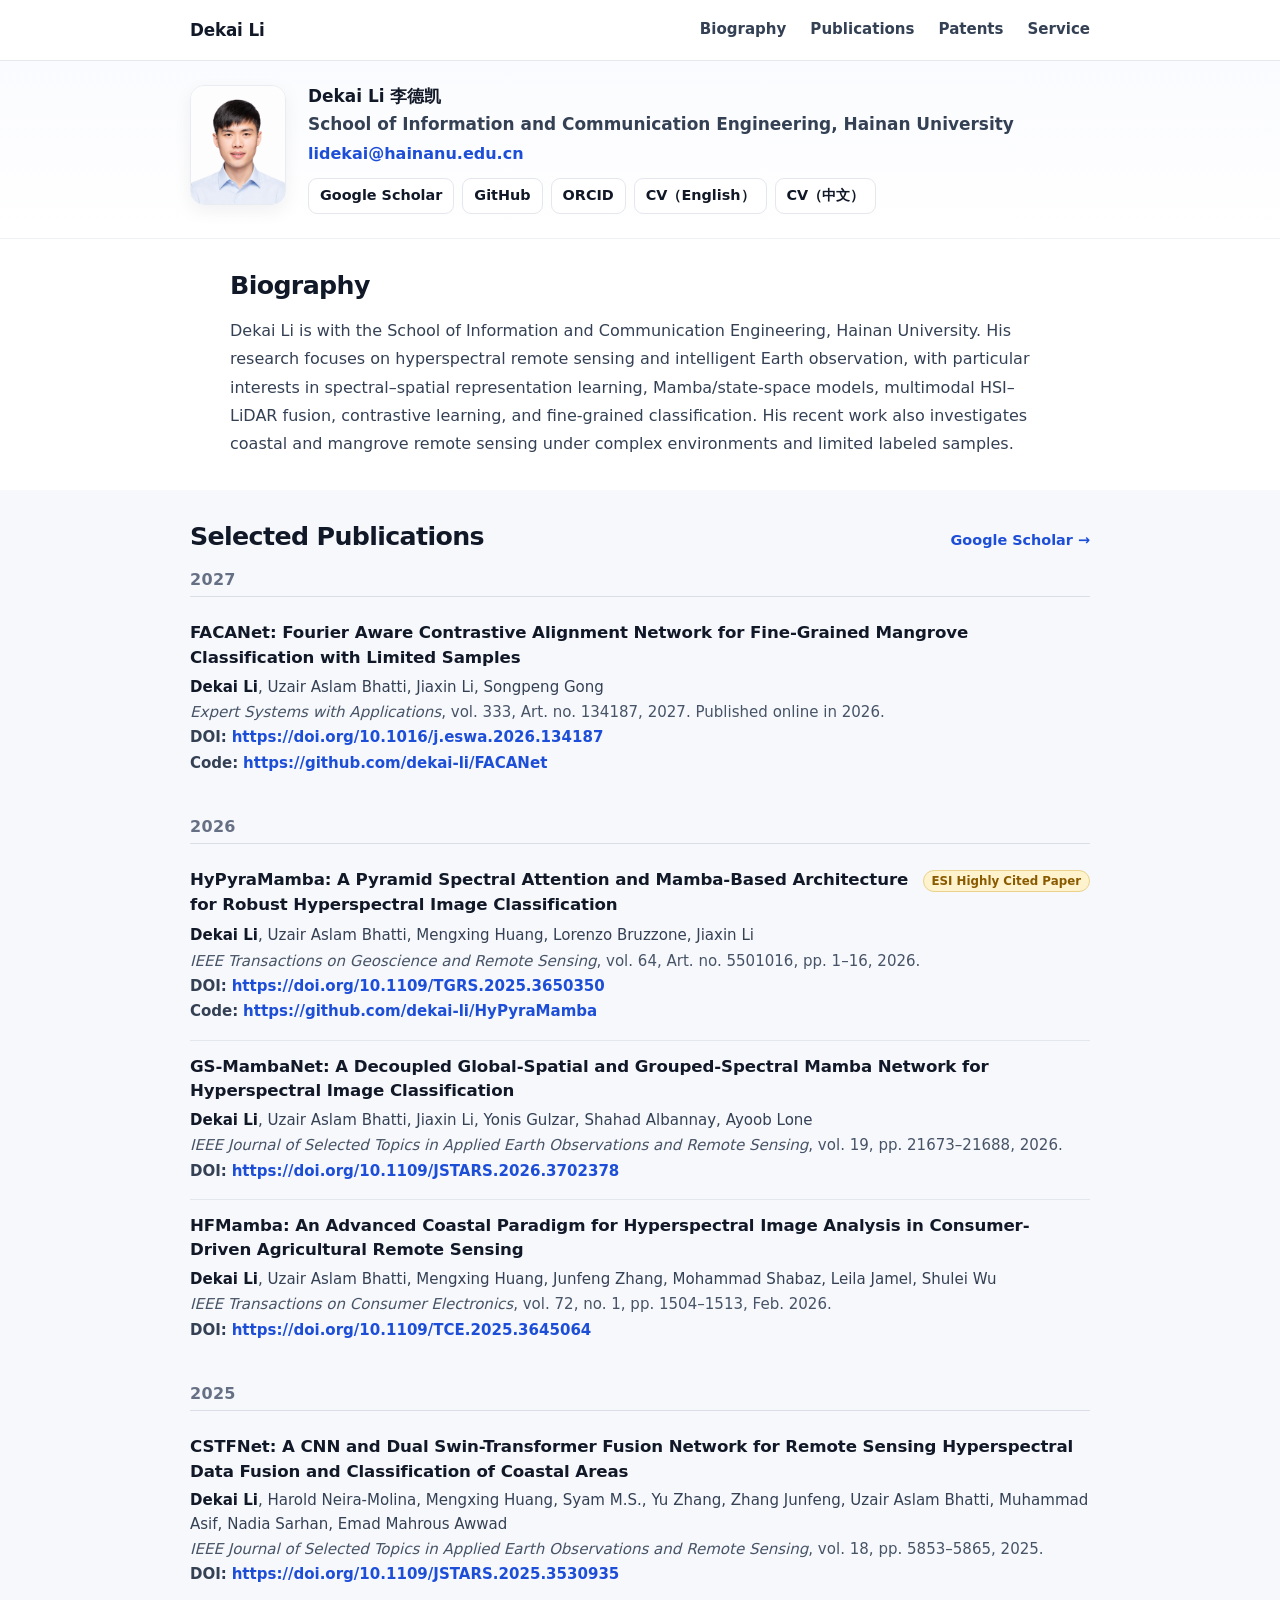
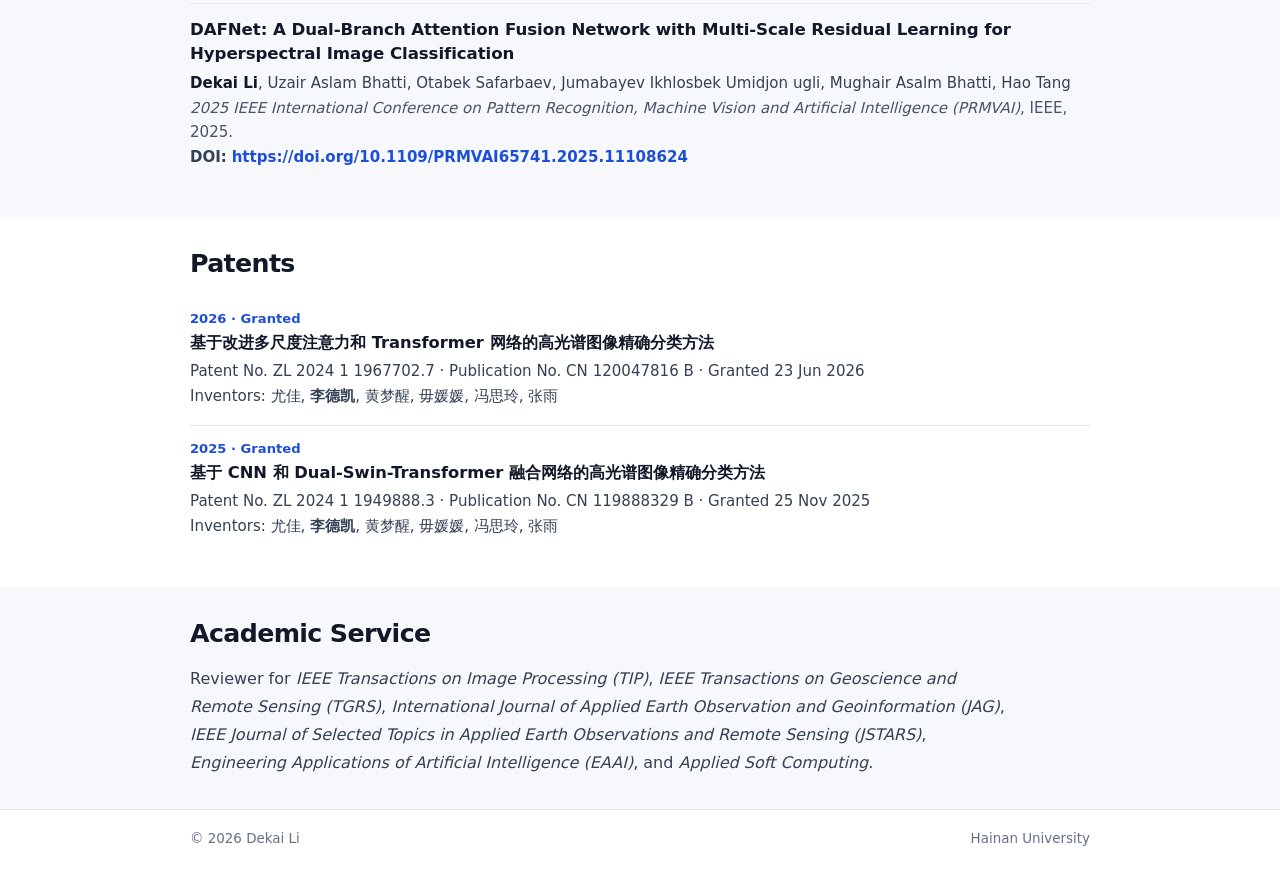
<file: index.html>
<!doctype html>
<html lang="en">
<head>
  <meta charset="utf-8">
  <meta name="viewport" content="width=device-width, initial-scale=1">
  <title>Dekai Li | Academic Homepage</title>

  <meta name="author" content="Dekai Li">
  <meta name="description" content="Academic homepage of Dekai Li, School of Information and Communication Engineering, Hainan University. Research on hyperspectral remote sensing, Mamba/state-space models, multimodal HSI-LiDAR fusion, and intelligent Earth observation.">
  <meta name="keywords" content="Dekai Li, 李德凯, Hainan University, hyperspectral remote sensing, hyperspectral image classification, Mamba, state-space models, HSI-LiDAR, multimodal remote sensing, Earth observation">
  <link rel="canonical" href="https://dekai-li.github.io/">
  <link rel="icon" href="favicon.svg" type="image/svg+xml">
  <link rel="stylesheet" href="styles.css">

  <meta property="og:type" content="website">
  <meta property="og:title" content="Dekai Li | Academic Homepage">
  <meta property="og:description" content="Hyperspectral remote sensing, Mamba/state-space models, multimodal HSI-LiDAR fusion, and intelligent Earth observation.">
  <meta property="og:url" content="https://dekai-li.github.io/">

  <script type="application/ld+json">
  {
    "@context": "https://schema.org",
    "@type": "Person",
    "name": "Dekai Li",
    "alternateName": "李德凯",
    "email": "mailto:lidekai@hainanu.edu.cn",
    "affiliation": {
      "@type": "CollegeOrUniversity",
      "name": "Hainan University"
    },
    "url": "https://dekai-li.github.io/",
    "sameAs": [
      "https://scholar.google.com/citations?user=58hSyu0AAAAJ",
      "https://github.com/dekai-li",
      "https://orcid.org/0000-0003-3126-9339"
    ]
  }
  </script>
</head>

<body>
<header class="site-header">
  <div class="page-shell nav-wrap">
    <a class="brand" href="#top" aria-label="Dekai Li homepage">Dekai Li</a>
    <button class="nav-toggle" aria-label="Toggle navigation" aria-expanded="false">☰</button>
    <nav class="nav" aria-label="Primary navigation">
      <a href="#biography">Biography</a>
      <a href="#publications">Publications</a>
      <a href="#patents">Patents</a>
      <a href="#service">Service</a>
    </nav>
  </div>
</header>

<main id="top">
  <section class="hero">
    <div class="page-shell hero-grid">
      <img class="portrait" src="assets/profile.png" alt="Portrait of Dekai Li">
      <div class="hero-copy">
        <div class="identity-name">Dekai Li 李德凯</div>
        <div class="identity-affiliation">School of Information and Communication Engineering, Hainan University</div>
        <a class="email" href="mailto:lidekai@hainanu.edu.cn">lidekai@hainanu.edu.cn</a>

        <div class="profile-links" aria-label="Academic profiles">
          <a href="https://scholar.google.com/citations?hl=zh-CN&amp;user=58hSyu0AAAAJ&amp;view_op=list_works&amp;sortby=pubdate" target="_blank" rel="noreferrer">Google Scholar</a>
          <a href="https://github.com/dekai-li" target="_blank" rel="noreferrer">GitHub</a>
          <a href="https://orcid.org/0000-0003-3126-9339" target="_blank" rel="noreferrer">ORCID</a>
          <a href="cv.html">CV（English）</a>
          <a href="cv_zh.html">CV（中文）</a>
        </div>
      </div>
    </div>
  </section>

  <section id="biography" class="section">
    <div class="page-shell prose">
      <h2>Biography</h2>
      <p>
        Dekai Li is with the School of Information and Communication Engineering, Hainan University.
        His research focuses on hyperspectral remote sensing and intelligent Earth observation, with particular
        interests in spectral–spatial representation learning, Mamba/state-space models, multimodal HSI–LiDAR
        fusion, contrastive learning, and fine-grained classification. His recent work also investigates coastal
        and mangrove remote sensing under complex environments and limited labeled samples.
      </p>
    </div>
  </section>

  <section id="publications" class="section section-soft">
    <div class="page-shell">
      <div class="section-heading-row">
        <h2>Selected Publications</h2>
        <a class="section-link" href="https://scholar.google.com/citations?hl=zh-CN&amp;user=58hSyu0AAAAJ&amp;view_op=list_works&amp;sortby=pubdate" target="_blank" rel="noreferrer">Google Scholar →</a>
      </div>

      <div class="year-block">
        <h3 class="year-heading">2027</h3>
        <article class="publication">
          <h4>FACANet: Fourier Aware Contrastive Alignment Network for Fine-Grained Mangrove Classification with Limited Samples</h4>
          <p class="authors"><strong>Dekai Li</strong>, Uzair Aslam Bhatti, Jiaxin Li, Songpeng Gong</p>
          <p class="citation"><em>Expert Systems with Applications</em>, vol. 333, Art. no. 134187, 2027. Published online in 2026.</p>
          <p class="resource"><strong>DOI:</strong> <a href="https://doi.org/10.1016/j.eswa.2026.134187" target="_blank" rel="noreferrer">https://doi.org/10.1016/j.eswa.2026.134187</a></p>
          <p class="resource"><strong>Code:</strong> <a href="https://github.com/dekai-li/FACANet" target="_blank" rel="noreferrer">https://github.com/dekai-li/FACANet</a></p>
        </article>
      </div>

      <div class="year-block">
        <h3 class="year-heading">2026</h3>

        <article class="publication">
          <div class="title-line">
            <h4>HyPyraMamba: A Pyramid Spectral Attention and Mamba-Based Architecture for Robust Hyperspectral Image Classification</h4>
            <span class="highlight-badge">ESI Highly Cited Paper</span>
          </div>
          <p class="authors"><strong>Dekai Li</strong>, Uzair Aslam Bhatti, Mengxing Huang, Lorenzo Bruzzone, Jiaxin Li</p>
          <p class="citation"><em>IEEE Transactions on Geoscience and Remote Sensing</em>, vol. 64, Art. no. 5501016, pp. 1–16, 2026.</p>
          <p class="resource"><strong>DOI:</strong> <a href="https://doi.org/10.1109/TGRS.2025.3650350" target="_blank" rel="noreferrer">https://doi.org/10.1109/TGRS.2025.3650350</a></p>
          <p class="resource"><strong>Code:</strong> <a href="https://github.com/dekai-li/HyPyraMamba" target="_blank" rel="noreferrer">https://github.com/dekai-li/HyPyraMamba</a></p>
        </article>

        <article class="publication">
          <h4>GS-MambaNet: A Decoupled Global-Spatial and Grouped-Spectral Mamba Network for Hyperspectral Image Classification</h4>
          <p class="authors"><strong>Dekai Li</strong>, Uzair Aslam Bhatti, Jiaxin Li, Yonis Gulzar, Shahad Albannay, Ayoob Lone</p>
          <p class="citation"><em>IEEE Journal of Selected Topics in Applied Earth Observations and Remote Sensing</em>, vol. 19, pp. 21673–21688, 2026.</p>
          <p class="resource"><strong>DOI:</strong> <a href="https://doi.org/10.1109/JSTARS.2026.3702378" target="_blank" rel="noreferrer">https://doi.org/10.1109/JSTARS.2026.3702378</a></p>
        </article>

        <article class="publication">
          <h4>HFMamba: An Advanced Coastal Paradigm for Hyperspectral Image Analysis in Consumer-Driven Agricultural Remote Sensing</h4>
          <p class="authors"><strong>Dekai Li</strong>, Uzair Aslam Bhatti, Mengxing Huang, Junfeng Zhang, Mohammad Shabaz, Leila Jamel, Shulei Wu</p>
          <p class="citation"><em>IEEE Transactions on Consumer Electronics</em>, vol. 72, no. 1, pp. 1504–1513, Feb. 2026.</p>
          <p class="resource"><strong>DOI:</strong> <a href="https://doi.org/10.1109/TCE.2025.3645064" target="_blank" rel="noreferrer">https://doi.org/10.1109/TCE.2025.3645064</a></p>
        </article>
      </div>

      <div class="year-block">
        <h3 class="year-heading">2025</h3>

        <article class="publication">
          <h4>CSTFNet: A CNN and Dual Swin-Transformer Fusion Network for Remote Sensing Hyperspectral Data Fusion and Classification of Coastal Areas</h4>
          <p class="authors"><strong>Dekai Li</strong>, Harold Neira-Molina, Mengxing Huang, Syam M.S., Yu Zhang, Zhang Junfeng, Uzair Aslam Bhatti, Muhammad Asif, Nadia Sarhan, Emad Mahrous Awwad</p>
          <p class="citation"><em>IEEE Journal of Selected Topics in Applied Earth Observations and Remote Sensing</em>, vol. 18, pp. 5853–5865, 2025.</p>
          <p class="resource"><strong>DOI:</strong> <a href="https://doi.org/10.1109/JSTARS.2025.3530935" target="_blank" rel="noreferrer">https://doi.org/10.1109/JSTARS.2025.3530935</a></p>
        </article>

        <article class="publication">
          <h4>DAFNet: A Dual-Branch Attention Fusion Network with Multi-Scale Residual Learning for Hyperspectral Image Classification</h4>
          <p class="authors"><strong>Dekai Li</strong>, Uzair Aslam Bhatti, Otabek Safarbaev, Jumabayev Ikhlosbek Umidjon ugli, Mughair Asalm Bhatti, Hao Tang</p>
          <p class="citation"><em>2025 IEEE International Conference on Pattern Recognition, Machine Vision and Artificial Intelligence (PRMVAI)</em>, IEEE, 2025.</p>
          <p class="resource"><strong>DOI:</strong> <a href="https://doi.org/10.1109/PRMVAI65741.2025.11108624" target="_blank" rel="noreferrer">https://doi.org/10.1109/PRMVAI65741.2025.11108624</a></p>
        </article>
      </div>
    </div>
  </section>

  <section id="patents" class="section">
    <div class="page-shell">
      <h2>Patents</h2>

      <article class="patent">
        <div class="patent-meta">2026 · Granted</div>
        <h3>基于改进多尺度注意力和 Transformer 网络的高光谱图像精确分类方法</h3>
        <p>Patent No. ZL 2024 1 1967702.7 · Publication No. CN 120047816 B · Granted 23 Jun 2026</p>
        <p>Inventors: 尤佳, <strong>李德凯</strong>, 黄梦醒, 毋媛媛, 冯思玲, 张雨</p>
      </article>

      <article class="patent">
        <div class="patent-meta">2025 · Granted</div>
        <h3>基于 CNN 和 Dual-Swin-Transformer 融合网络的高光谱图像精确分类方法</h3>
        <p>Patent No. ZL 2024 1 1949888.3 · Publication No. CN 119888329 B · Granted 25 Nov 2025</p>
        <p>Inventors: 尤佳, <strong>李德凯</strong>, 黄梦醒, 毋媛媛, 冯思玲, 张雨</p>
      </article>
    </div>
  </section>

  <section id="service" class="section section-soft">
    <div class="page-shell">
      <h2>Academic Service</h2>
      <p class="service-text">
        Reviewer for <em>IEEE Transactions on Image Processing (TIP)</em>,
        <em>IEEE Transactions on Geoscience and Remote Sensing (TGRS)</em>,
        <em>International Journal of Applied Earth Observation and Geoinformation (JAG)</em>,
        <em>IEEE Journal of Selected Topics in Applied Earth Observations and Remote Sensing (JSTARS)</em>,
        <em>Engineering Applications of Artificial Intelligence (EAAI)</em>, and
        <em>Applied Soft Computing</em>.
      </p>
    </div>
  </section>
</main>

<footer class="footer">
  <div class="page-shell footer-row">
    <span>© <span id="year"></span> Dekai Li</span>
    <span>Hainan University</span>
  </div>
</footer>

<script src="script.js"></script>
</body>
</html>
</file>
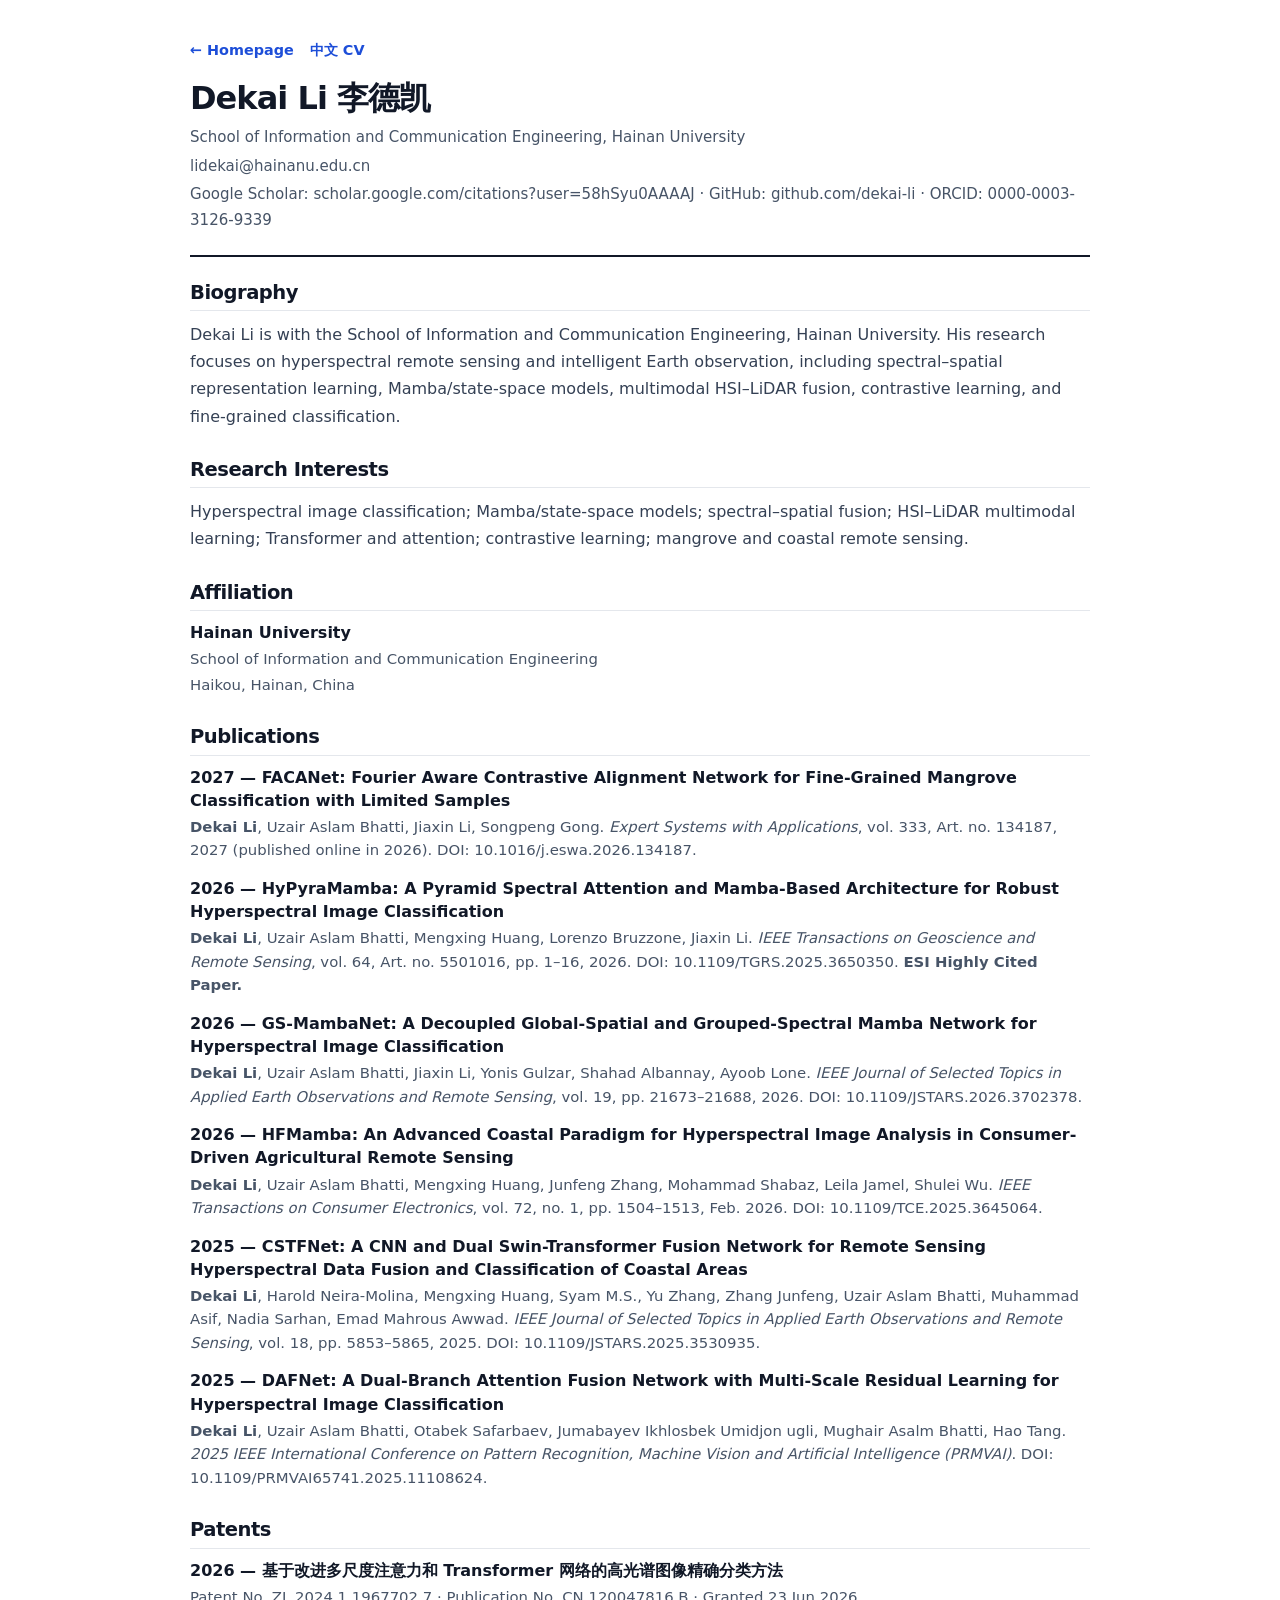
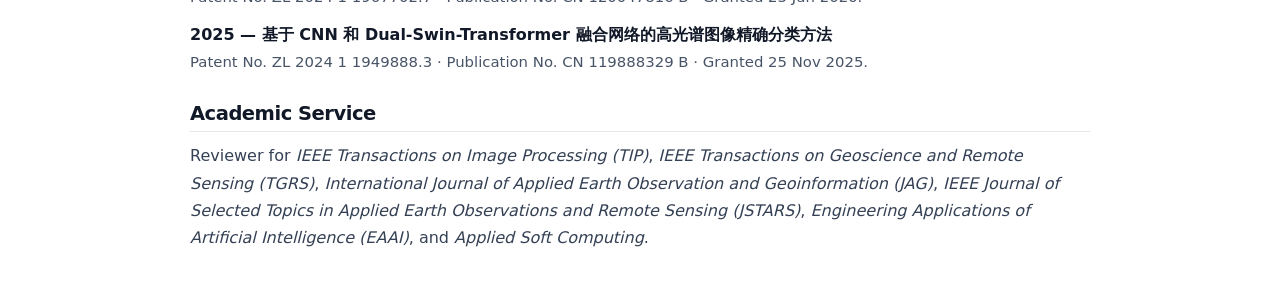
<file: cv.html>
<!doctype html>
<html lang="en">
<head>
  <meta charset="utf-8">
  <meta name="viewport" content="width=device-width, initial-scale=1">
  <title>Dekai Li | Academic CV</title>
  <link rel="icon" href="favicon.svg" type="image/svg+xml">
  <link rel="stylesheet" href="styles.css">
</head>
<body>
<main class="cv-page">
  <div class="cv-tools">
    <a href="index.html">← Homepage</a>
    <a href="cv_zh.html">中文 CV</a>
  </div>

  <header class="cv-header">
    <h1>Dekai Li 李德凯</h1>
    <p>School of Information and Communication Engineering, Hainan University</p>
    <p>lidekai@hainanu.edu.cn</p>
    <p>Google Scholar: scholar.google.com/citations?user=58hSyu0AAAAJ · GitHub: github.com/dekai-li · ORCID: 0000-0003-3126-9339</p>
  </header>

  <section class="cv-section">
    <h2>Biography</h2>
    <p>
      Dekai Li is with the School of Information and Communication Engineering, Hainan University.
      His research focuses on hyperspectral remote sensing and intelligent Earth observation, including
      spectral–spatial representation learning, Mamba/state-space models, multimodal HSI–LiDAR fusion,
      contrastive learning, and fine-grained classification.
    </p>
  </section>

  <section class="cv-section">
    <h2>Research Interests</h2>
    <p>Hyperspectral image classification; Mamba/state-space models; spectral–spatial fusion; HSI–LiDAR multimodal learning; Transformer and attention; contrastive learning; mangrove and coastal remote sensing.</p>
  </section>

  <section class="cv-section">
    <h2>Affiliation</h2>
    <div class="cv-item">
      <h3>Hainan University</h3>
      <p>School of Information and Communication Engineering</p>
      <p>Haikou, Hainan, China</p>
    </div>
  </section>

  <section class="cv-section">
    <h2>Publications</h2>

    <div class="cv-item">
      <h3>2027 — FACANet: Fourier Aware Contrastive Alignment Network for Fine-Grained Mangrove Classification with Limited Samples</h3>
      <p><strong>Dekai Li</strong>, Uzair Aslam Bhatti, Jiaxin Li, Songpeng Gong. <em>Expert Systems with Applications</em>, vol. 333, Art. no. 134187, 2027 (published online in 2026). DOI: 10.1016/j.eswa.2026.134187.</p>
    </div>

    <div class="cv-item">
      <h3>2026 — HyPyraMamba: A Pyramid Spectral Attention and Mamba-Based Architecture for Robust Hyperspectral Image Classification</h3>
      <p><strong>Dekai Li</strong>, Uzair Aslam Bhatti, Mengxing Huang, Lorenzo Bruzzone, Jiaxin Li. <em>IEEE Transactions on Geoscience and Remote Sensing</em>, vol. 64, Art. no. 5501016, pp. 1–16, 2026. DOI: 10.1109/TGRS.2025.3650350. <strong>ESI Highly Cited Paper.</strong></p>
    </div>

    <div class="cv-item">
      <h3>2026 — GS-MambaNet: A Decoupled Global-Spatial and Grouped-Spectral Mamba Network for Hyperspectral Image Classification</h3>
      <p><strong>Dekai Li</strong>, Uzair Aslam Bhatti, Jiaxin Li, Yonis Gulzar, Shahad Albannay, Ayoob Lone. <em>IEEE Journal of Selected Topics in Applied Earth Observations and Remote Sensing</em>, vol. 19, pp. 21673–21688, 2026. DOI: 10.1109/JSTARS.2026.3702378.</p>
    </div>

    <div class="cv-item">
      <h3>2026 — HFMamba: An Advanced Coastal Paradigm for Hyperspectral Image Analysis in Consumer-Driven Agricultural Remote Sensing</h3>
      <p><strong>Dekai Li</strong>, Uzair Aslam Bhatti, Mengxing Huang, Junfeng Zhang, Mohammad Shabaz, Leila Jamel, Shulei Wu. <em>IEEE Transactions on Consumer Electronics</em>, vol. 72, no. 1, pp. 1504–1513, Feb. 2026. DOI: 10.1109/TCE.2025.3645064.</p>
    </div>

    <div class="cv-item">
      <h3>2025 — CSTFNet: A CNN and Dual Swin-Transformer Fusion Network for Remote Sensing Hyperspectral Data Fusion and Classification of Coastal Areas</h3>
      <p><strong>Dekai Li</strong>, Harold Neira-Molina, Mengxing Huang, Syam M.S., Yu Zhang, Zhang Junfeng, Uzair Aslam Bhatti, Muhammad Asif, Nadia Sarhan, Emad Mahrous Awwad. <em>IEEE Journal of Selected Topics in Applied Earth Observations and Remote Sensing</em>, vol. 18, pp. 5853–5865, 2025. DOI: 10.1109/JSTARS.2025.3530935.</p>
    </div>

    <div class="cv-item">
      <h3>2025 — DAFNet: A Dual-Branch Attention Fusion Network with Multi-Scale Residual Learning for Hyperspectral Image Classification</h3>
      <p><strong>Dekai Li</strong>, Uzair Aslam Bhatti, Otabek Safarbaev, Jumabayev Ikhlosbek Umidjon ugli, Mughair Asalm Bhatti, Hao Tang. <em>2025 IEEE International Conference on Pattern Recognition, Machine Vision and Artificial Intelligence (PRMVAI)</em>. DOI: 10.1109/PRMVAI65741.2025.11108624.</p>
    </div>
  </section>

  <section class="cv-section">
    <h2>Patents</h2>
    <div class="cv-item">
      <h3>2026 — 基于改进多尺度注意力和 Transformer 网络的高光谱图像精确分类方法</h3>
      <p>Patent No. ZL 2024 1 1967702.7 · Publication No. CN 120047816 B · Granted 23 Jun 2026.</p>
    </div>
    <div class="cv-item">
      <h3>2025 — 基于 CNN 和 Dual-Swin-Transformer 融合网络的高光谱图像精确分类方法</h3>
      <p>Patent No. ZL 2024 1 1949888.3 · Publication No. CN 119888329 B · Granted 25 Nov 2025.</p>
    </div>
  </section>

  <section class="cv-section">
    <h2>Academic Service</h2>
    <p>
      Reviewer for <em>IEEE Transactions on Image Processing (TIP)</em>,
      <em>IEEE Transactions on Geoscience and Remote Sensing (TGRS)</em>,
      <em>International Journal of Applied Earth Observation and Geoinformation (JAG)</em>,
      <em>IEEE Journal of Selected Topics in Applied Earth Observations and Remote Sensing (JSTARS)</em>,
      <em>Engineering Applications of Artificial Intelligence (EAAI)</em>, and <em>Applied Soft Computing</em>.
    </p>
  </section>
</main>
</body>
</html>
</file>
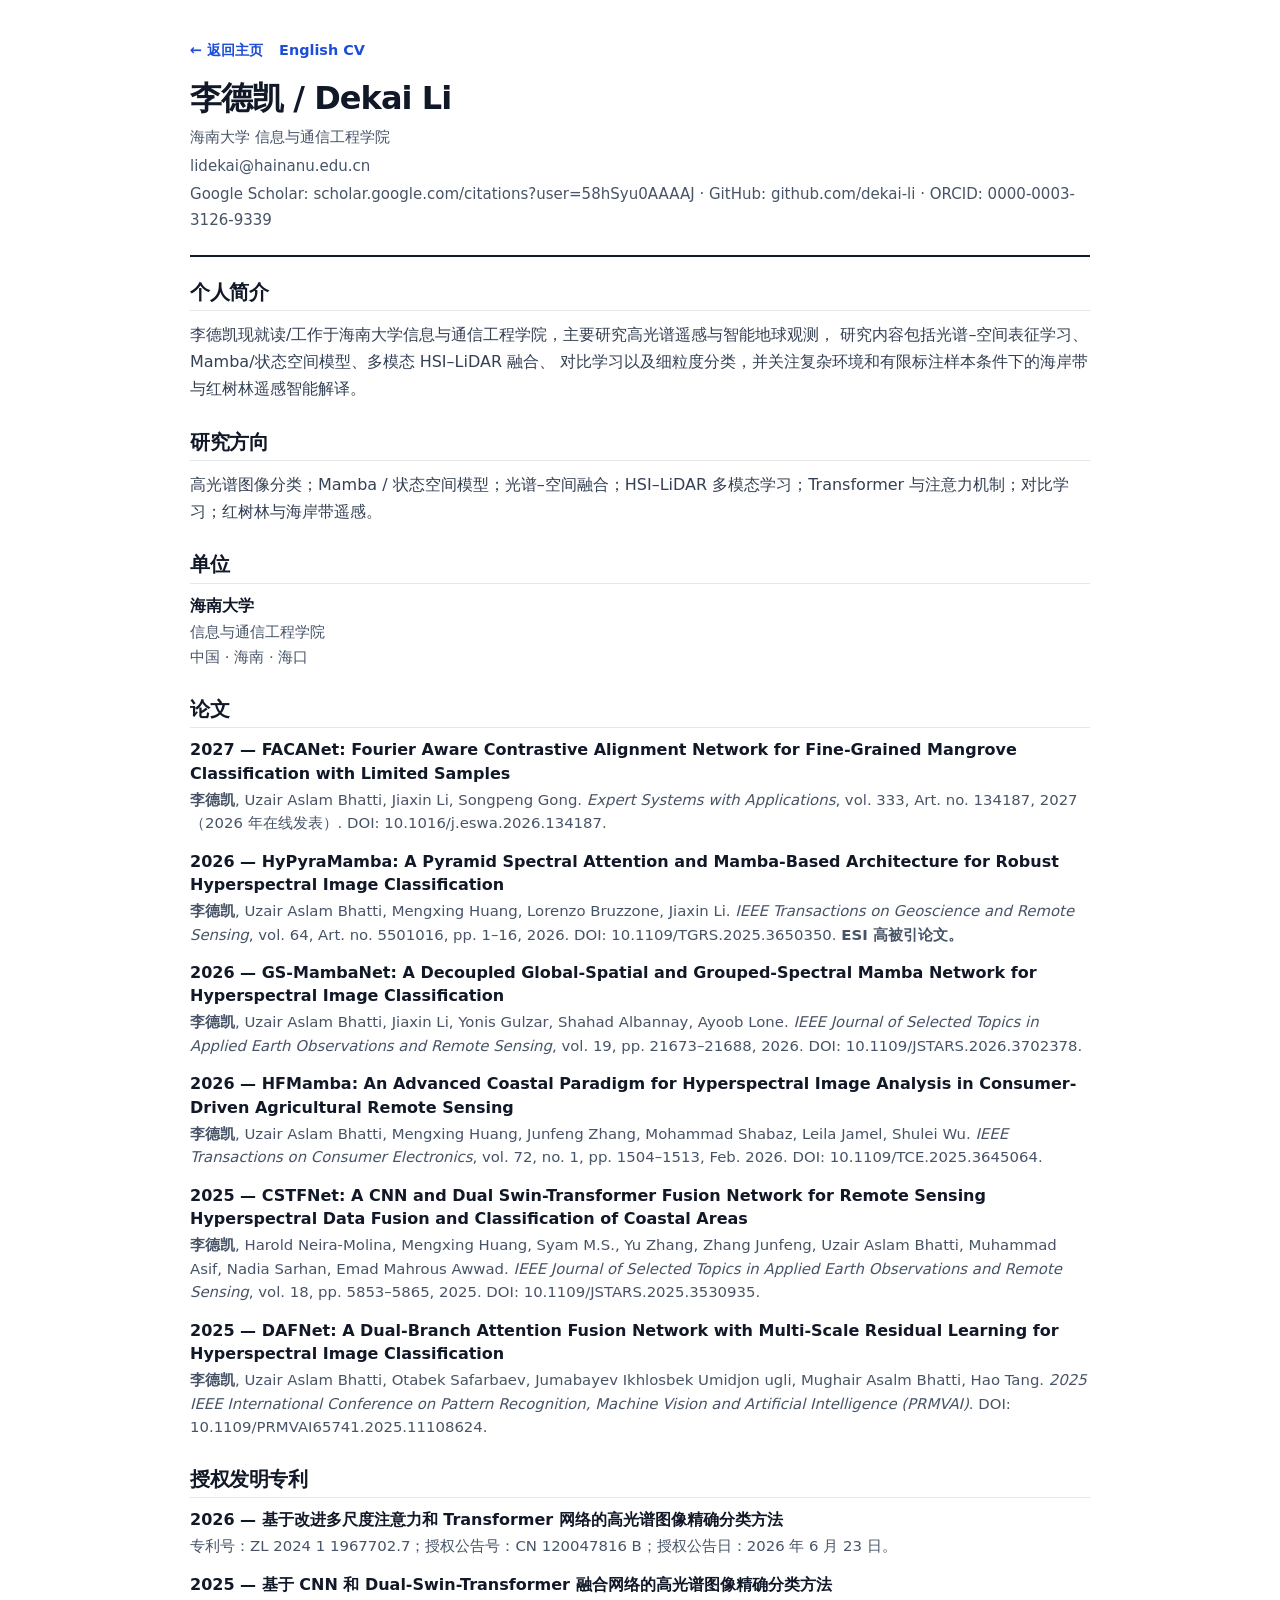
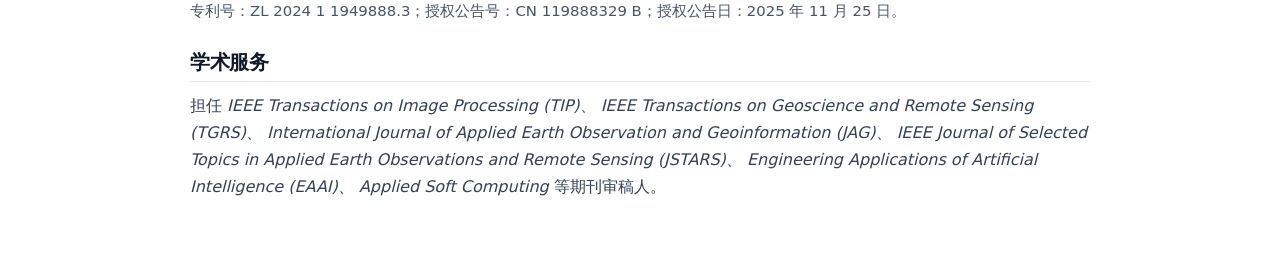
<file: cv_zh.html>
<!doctype html>
<html lang="zh-CN">
<head>
  <meta charset="utf-8">
  <meta name="viewport" content="width=device-width, initial-scale=1">
  <title>李德凯 | 学术简历</title>
  <link rel="icon" href="favicon.svg" type="image/svg+xml">
  <link rel="stylesheet" href="styles.css">
</head>
<body>
<main class="cv-page">
  <div class="cv-tools">
    <a href="index.html">← 返回主页</a>
    <a href="cv.html">English CV</a>
  </div>

  <header class="cv-header">
    <h1>李德凯 / Dekai Li</h1>
    <p>海南大学 信息与通信工程学院</p>
    <p>lidekai@hainanu.edu.cn</p>
    <p>Google Scholar: scholar.google.com/citations?user=58hSyu0AAAAJ · GitHub: github.com/dekai-li · ORCID: 0000-0003-3126-9339</p>
  </header>

  <section class="cv-section">
    <h2>个人简介</h2>
    <p>
      李德凯现就读/工作于海南大学信息与通信工程学院，主要研究高光谱遥感与智能地球观测，
      研究内容包括光谱–空间表征学习、Mamba/状态空间模型、多模态 HSI–LiDAR 融合、
      对比学习以及细粒度分类，并关注复杂环境和有限标注样本条件下的海岸带与红树林遥感智能解译。
    </p>
  </section>

  <section class="cv-section">
    <h2>研究方向</h2>
    <p>高光谱图像分类；Mamba / 状态空间模型；光谱–空间融合；HSI–LiDAR 多模态学习；Transformer 与注意力机制；对比学习；红树林与海岸带遥感。</p>
  </section>

  <section class="cv-section">
    <h2>单位</h2>
    <div class="cv-item">
      <h3>海南大学</h3>
      <p>信息与通信工程学院</p>
      <p>中国 · 海南 · 海口</p>
    </div>
  </section>

  <section class="cv-section">
    <h2>论文</h2>

    <div class="cv-item">
      <h3>2027 — FACANet: Fourier Aware Contrastive Alignment Network for Fine-Grained Mangrove Classification with Limited Samples</h3>
      <p><strong>李德凯</strong>, Uzair Aslam Bhatti, Jiaxin Li, Songpeng Gong. <em>Expert Systems with Applications</em>, vol. 333, Art. no. 134187, 2027（2026 年在线发表）. DOI: 10.1016/j.eswa.2026.134187.</p>
    </div>

    <div class="cv-item">
      <h3>2026 — HyPyraMamba: A Pyramid Spectral Attention and Mamba-Based Architecture for Robust Hyperspectral Image Classification</h3>
      <p><strong>李德凯</strong>, Uzair Aslam Bhatti, Mengxing Huang, Lorenzo Bruzzone, Jiaxin Li. <em>IEEE Transactions on Geoscience and Remote Sensing</em>, vol. 64, Art. no. 5501016, pp. 1–16, 2026. DOI: 10.1109/TGRS.2025.3650350. <strong>ESI 高被引论文。</strong></p>
    </div>

    <div class="cv-item">
      <h3>2026 — GS-MambaNet: A Decoupled Global-Spatial and Grouped-Spectral Mamba Network for Hyperspectral Image Classification</h3>
      <p><strong>李德凯</strong>, Uzair Aslam Bhatti, Jiaxin Li, Yonis Gulzar, Shahad Albannay, Ayoob Lone. <em>IEEE Journal of Selected Topics in Applied Earth Observations and Remote Sensing</em>, vol. 19, pp. 21673–21688, 2026. DOI: 10.1109/JSTARS.2026.3702378.</p>
    </div>

    <div class="cv-item">
      <h3>2026 — HFMamba: An Advanced Coastal Paradigm for Hyperspectral Image Analysis in Consumer-Driven Agricultural Remote Sensing</h3>
      <p><strong>李德凯</strong>, Uzair Aslam Bhatti, Mengxing Huang, Junfeng Zhang, Mohammad Shabaz, Leila Jamel, Shulei Wu. <em>IEEE Transactions on Consumer Electronics</em>, vol. 72, no. 1, pp. 1504–1513, Feb. 2026. DOI: 10.1109/TCE.2025.3645064.</p>
    </div>

    <div class="cv-item">
      <h3>2025 — CSTFNet: A CNN and Dual Swin-Transformer Fusion Network for Remote Sensing Hyperspectral Data Fusion and Classification of Coastal Areas</h3>
      <p><strong>李德凯</strong>, Harold Neira-Molina, Mengxing Huang, Syam M.S., Yu Zhang, Zhang Junfeng, Uzair Aslam Bhatti, Muhammad Asif, Nadia Sarhan, Emad Mahrous Awwad. <em>IEEE Journal of Selected Topics in Applied Earth Observations and Remote Sensing</em>, vol. 18, pp. 5853–5865, 2025. DOI: 10.1109/JSTARS.2025.3530935.</p>
    </div>

    <div class="cv-item">
      <h3>2025 — DAFNet: A Dual-Branch Attention Fusion Network with Multi-Scale Residual Learning for Hyperspectral Image Classification</h3>
      <p><strong>李德凯</strong>, Uzair Aslam Bhatti, Otabek Safarbaev, Jumabayev Ikhlosbek Umidjon ugli, Mughair Asalm Bhatti, Hao Tang. <em>2025 IEEE International Conference on Pattern Recognition, Machine Vision and Artificial Intelligence (PRMVAI)</em>. DOI: 10.1109/PRMVAI65741.2025.11108624.</p>
    </div>
  </section>

  <section class="cv-section">
    <h2>授权发明专利</h2>
    <div class="cv-item">
      <h3>2026 — 基于改进多尺度注意力和 Transformer 网络的高光谱图像精确分类方法</h3>
      <p>专利号：ZL 2024 1 1967702.7；授权公告号：CN 120047816 B；授权公告日：2026 年 6 月 23 日。</p>
    </div>
    <div class="cv-item">
      <h3>2025 — 基于 CNN 和 Dual-Swin-Transformer 融合网络的高光谱图像精确分类方法</h3>
      <p>专利号：ZL 2024 1 1949888.3；授权公告号：CN 119888329 B；授权公告日：2025 年 11 月 25 日。</p>
    </div>
  </section>

  <section class="cv-section">
    <h2>学术服务</h2>
    <p>
      担任 <em>IEEE Transactions on Image Processing (TIP)</em>、
      <em>IEEE Transactions on Geoscience and Remote Sensing (TGRS)</em>、
      <em>International Journal of Applied Earth Observation and Geoinformation (JAG)</em>、
      <em>IEEE Journal of Selected Topics in Applied Earth Observations and Remote Sensing (JSTARS)</em>、
      <em>Engineering Applications of Artificial Intelligence (EAAI)</em>、
      <em>Applied Soft Computing</em> 等期刊审稿人。
    </p>
  </section>
</main>
</body>
</html>
</file>
<file: styles.css>
:root{
  --page:#ffffff;
  --soft:#f7f8fb;
  --text:#111827;
  --body:#344054;
  --muted:#667085;
  --line:#e4e7ec;
  --blue:#1d4ed8;
  --gold:#8a5a00;
  --gold-bg:#fff3cd;
  --gold-line:#ead28c;
  --shell:900px;
  --space-section:32px;
}

*{box-sizing:border-box}

html{
  scroll-behavior:smooth;
  font-size:16px;
}

body{
  margin:0;
  color:var(--text);
  background:var(--page);
  font-family:Inter,ui-sans-serif,system-ui,-apple-system,BlinkMacSystemFont,"Segoe UI","PingFang SC","Hiragino Sans GB","Microsoft YaHei",Arial,sans-serif;
  font-size:16px;
  line-height:1.7;
  -webkit-font-smoothing:antialiased;
}

a{color:inherit}

.page-shell{
  width:min(calc(100% - 40px), var(--shell));
  margin:0 auto;
}

/* Navigation */
.site-header{
  position:sticky;
  top:0;
  z-index:20;
  background:rgba(255,255,255,.96);
  border-bottom:1px solid var(--line);
  backdrop-filter:blur(10px);
}

.nav-wrap{
  height:60px;
  display:flex;
  align-items:center;
  justify-content:space-between;
  gap:24px;
}

.brand{
  color:var(--text);
  font-size:1.05rem;
  font-weight:800;
  letter-spacing:-.01em;
  text-decoration:none;
}

.nav{
  display:flex;
  align-items:center;
  gap:24px;
}

.nav a{
  color:var(--body);
  font-size:.94rem;
  font-weight:700;
  text-decoration:none;
}

.nav a:hover{color:var(--blue)}

.nav-toggle{
  display:none;
  border:0;
  background:transparent;
  font-size:1.3rem;
}

/* Hero: strict top/bottom rhythm */
.hero{
  padding:24px 0;
  border-bottom:1px solid #eef1f5;
  background:linear-gradient(180deg,#fafbfe 0%,#fff 100%);
}

.hero-grid{
  display:grid;
  grid-template-columns:96px 1fr;
  gap:22px;
  align-items:start;
}

.portrait{
  width:96px;
  height:120px;
  object-fit:cover;
  object-position:center 18%;
  border:1px solid #e9edf2;
  border-radius:14px;
  box-shadow:0 6px 18px rgba(16,24,40,.06);
}

.hero-copy{
  min-width:0;
  padding-top:0;
}

.identity-name,
.identity-affiliation{
  font-size:1.06rem;
  line-height:1.4;
}

.identity-name{
  margin:0 0 4px;
  color:var(--text);
  font-weight:800;
}

.identity-affiliation{
  margin:0 0 4px;
  color:var(--body);
  font-weight:700;
}

.email{
  display:inline-block;
  margin:0 0 12px;
  color:var(--blue);
  font-size:1rem;
  line-height:1.4;
  font-weight:750;
  text-decoration:none;
}

.profile-links{
  display:flex;
  flex-wrap:wrap;
  align-items:center;
  gap:8px;
}

.profile-links a{
  min-height:36px;
  display:inline-flex;
  align-items:center;
  padding:6px 11px;
  border:1px solid var(--line);
  border-radius:9px;
  background:#fff;
  color:var(--text);
  font-size:.9rem;
  font-weight:720;
  line-height:1.2;
  text-decoration:none;
}

.profile-links a:hover{
  border-color:#b8c3d3;
  background:#fafbfc;
}

/* General sections: identical vertical spacing */
.section{
  padding:var(--space-section) 0;
}

.section-soft{
  background:var(--soft);
}

h2{
  margin:0 0 16px;
  font-size:1.58rem;
  line-height:1.2;
  letter-spacing:-.025em;
}

.prose{
  max-width:820px;
}

.prose p{
  margin:0;
  color:var(--body);
  font-size:1rem;
  line-height:1.76;
}

.section-heading-row{
  display:flex;
  align-items:baseline;
  justify-content:space-between;
  gap:20px;
  margin:0 0 18px;
}

.section-heading-row h2{
  margin:0;
}

.section-link{
  color:var(--blue);
  font-size:.9rem;
  font-weight:750;
  line-height:1.2;
  text-decoration:none;
}

/* Publications: year above entries, no side-column offset */
.year-block{
  margin:0 0 26px;
}

.year-block:last-child{
  margin-bottom:0;
}

.year-heading{
  margin:0 0 10px;
  padding:0 0 7px;
  border-bottom:1px solid #d9dee7;
  color:var(--muted);
  font-size:1rem;
  line-height:1.2;
  font-weight:800;
  letter-spacing:.02em;
}

.publication{
  padding:14px 0;
  border-bottom:1px solid var(--line);
}

.publication:last-child{
  border-bottom:0;
}

.publication h4{
  margin:0 0 5px;
  font-size:1.04rem;
  line-height:1.48;
  letter-spacing:-.005em;
}

.publication p{
  margin:2px 0;
  color:var(--body);
  font-size:.94rem;
  line-height:1.55;
}

.title-line{
  display:flex;
  align-items:baseline;
  flex-wrap:wrap;
  gap:7px 10px;
}

.title-line h4{
  flex:1 1 560px;
}

.highlight-badge{
  display:inline-flex;
  flex:0 0 auto;
  padding:3px 8px;
  border:1px solid var(--gold-line);
  border-radius:999px;
  background:var(--gold-bg);
  color:var(--gold);
  font-size:.74rem;
  line-height:1.2;
  font-weight:850;
  white-space:nowrap;
}

.authors strong{color:var(--text)}
.citation{color:#475467!important}

.resource{
  overflow-wrap:anywhere;
  word-break:break-word;
}

.resource a{
  color:var(--blue);
  font-weight:700;
  text-decoration:none;
}

.resource a:hover{text-decoration:underline}

/* Patents: same item rhythm as publications */
.patent{
  padding:14px 0;
  border-bottom:1px solid var(--line);
}

.patent:last-child{border-bottom:0}

.patent-meta{
  margin:0 0 4px;
  color:var(--blue);
  font-size:.82rem;
  line-height:1.35;
  font-weight:800;
}

.patent h3{
  margin:0 0 5px;
  font-size:1.02rem;
  line-height:1.45;
}

.patent p{
  margin:2px 0;
  color:var(--body);
  font-size:.94rem;
  line-height:1.55;
}

/* Footer */
.footer{
  border-top:1px solid var(--line);
  padding:18px 0;
  color:var(--muted);
  font-size:.84rem;
}

.footer-row{
  display:flex;
  align-items:center;
  justify-content:space-between;
  gap:16px;
  flex-wrap:wrap;
}

/* CV pages */
.cv-page{
  width:min(calc(100% - 40px), 900px);
  margin:38px auto 52px;
}

.cv-tools{
  display:flex;
  align-items:center;
  gap:16px;
  margin:0 0 18px;
  font-size:.9rem;
}

.cv-tools a{
  color:var(--blue);
  font-weight:700;
  text-decoration:none;
}

.cv-header{
  padding:0 0 18px;
  margin:0 0 24px;
  border-bottom:2px solid var(--text);
}

.cv-header h1{
  margin:0 0 8px;
  font-size:2rem;
  line-height:1.15;
  letter-spacing:-.03em;
}

.cv-header p{
  margin:3px 0;
  color:#475467;
  font-size:.94rem;
}

.cv-section{
  margin:0 0 28px;
}

.cv-section h2{
  margin:0 0 10px;
  padding:0 0 6px;
  border-bottom:1px solid var(--line);
  font-size:1.22rem;
}

.cv-section > p{
  margin:0;
  color:var(--body);
}

.cv-item{
  margin:0 0 14px;
}

.cv-item h3{
  margin:0 0 4px;
  font-size:1rem;
  line-height:1.45;
}

.cv-item p{
  margin:2px 0;
  color:#475467;
  font-size:.93rem;
  line-height:1.58;
}

.cv-note{
  padding:11px 13px;
  border:1px dashed #cbd5e1;
  border-radius:9px;
  background:#f8fafc;
  color:var(--muted);
  font-size:.9rem;
}

@media(max-width:720px){
  .nav-toggle{display:block}

  .nav{
    display:none;
    position:absolute;
    left:20px;
    right:20px;
    top:56px;
    padding:9px;
    border:1px solid var(--line);
    border-radius:10px;
    background:#fff;
    box-shadow:0 10px 24px rgba(16,24,40,.09);
    flex-direction:column;
    gap:0;
  }

  .nav.open{display:flex}
  .nav a{padding:7px 8px}

  .hero-grid{
    grid-template-columns:82px 1fr;
    gap:17px;
  }

  .portrait{
    width:82px;
    height:103px;
  }

  .section-heading-row{
    display:block;
    margin-bottom:14px;
  }

  .section-heading-row h2{
    margin-bottom:8px;
  }

  .section-link{
    display:inline-block;
  }
}

@media(max-width:500px){
  .page-shell,
  .cv-page{
    width:min(calc(100% - 24px), var(--shell));
  }

  .hero{
    padding:20px 0;
  }

  .hero-grid{
    grid-template-columns:1fr;
    gap:12px;
  }

  .portrait{
    width:80px;
    height:100px;
  }

  .section{
    padding:26px 0;
  }

  h2{font-size:1.45rem}

  .identity-name,
  .identity-affiliation{
    font-size:1rem;
  }

  .profile-links a{
    font-size:.87rem;
  }
}


/* V1.2: keep Academic Service aligned with the main content column */
.service-text{
  max-width:820px;
  margin:0;
  color:var(--body);
  font-size:1rem;
  line-height:1.76;
}
</file>
